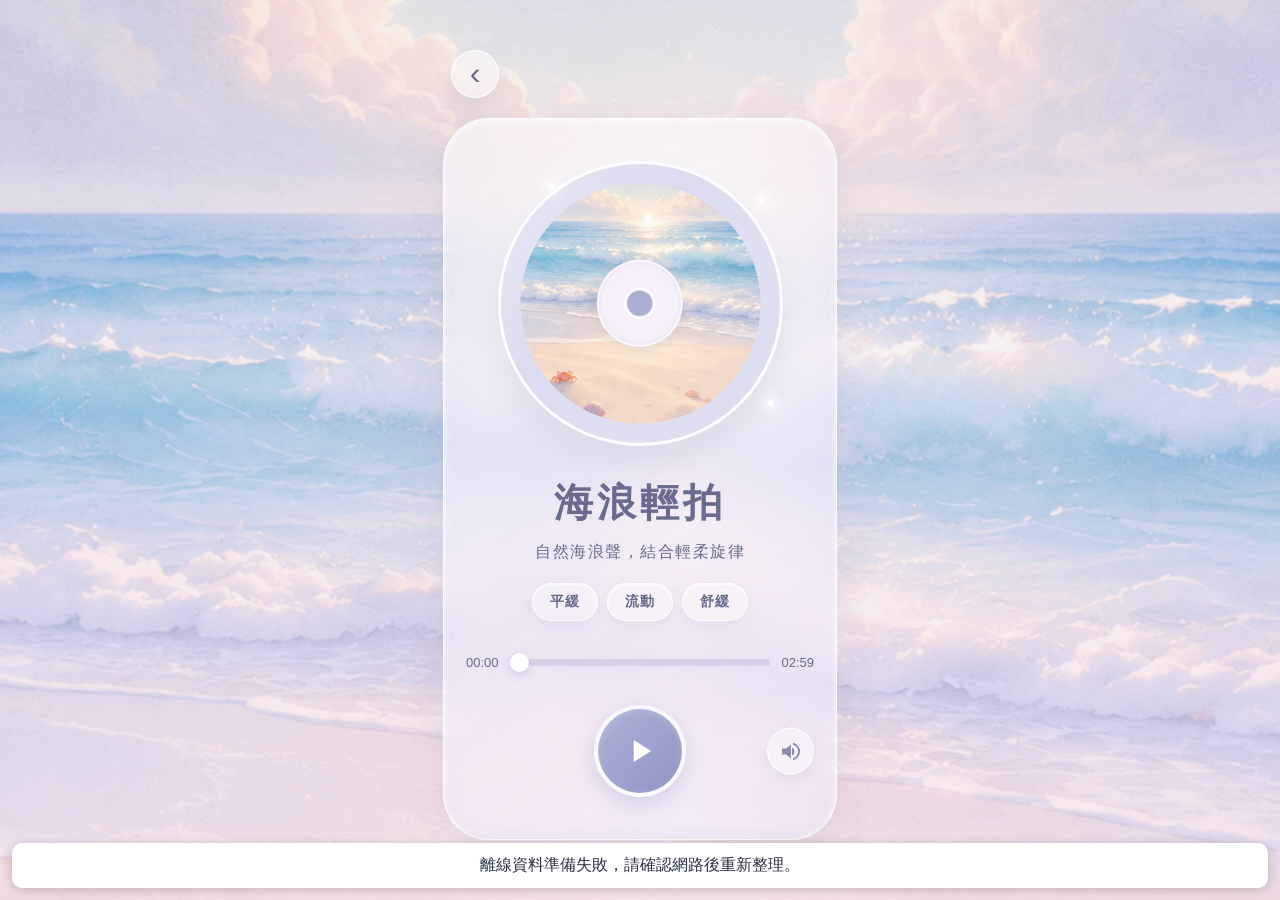
<file: music_page.html>
<!DOCTYPE html>
<html lang="zh-Hant">
<head>
  <meta charset="UTF-8">
  <meta name="viewport"
        content="width=device-width, initial-scale=1.0">
  <title>夢幻冥想音樂播放器</title>

  
    <link rel="stylesheet" href="music_page.css">
    
    <script src="music_page.js" defer></script>



</head>

<body>

  <div class="background" id="background"></div>

  <main class="app">

    <div class="top-bar">
      <button class="back-btn" onclick="history.back()" aria-label="返回">
        &#8249;
      </button>
    </div>

    <section class="player">

      <!-- CD 封面 -->
      <div class="cd-area">
        <div class="cd-glow"></div>

        <div class="cd" id="cd">
          <div class="cd-center"></div>
        </div>

        <span class="sparkle one"></span>
        <span class="sparkle two"></span>
        <span class="sparkle three"></span>
      </div>

      <!-- 音樂資訊 -->
      <h1 class="music-title" id="musicTitle">
        海浪輕拍
      </h1>

      <p class="music-description" id="musicDescription">
        自然海浪聲，結合輕柔旋律
      </p>

      <div class="tags" id="musicTags"></div>

      <!-- 音樂進度 -->
      <div class="progress-container">

        <span class="time" id="currentTime">00:00</span>

        <input
          id="progress"
          class="progress"
          type="range"
          min="0"
          max="100"
          value="0"
          aria-label="音樂播放進度"
        >

        <span class="time" id="duration">00:00</span>
      </div>

      <!-- 播放器操作 -->
      
<!-- ===== 播放器操作 ===== -->
<div class="controls">

  <!-- 播放／暫停 -->
  <button
    class="play-btn"
    id="playBtn"
    type="button"
    aria-label="播放"
  >
    <svg id="playIcon" viewBox="0 0 24 24">
      <path d="M8 5v14l11-7z"/>
    </svg>
  </button>

  <!-- 靜音 -->
  <button
    class="control-btn mute-btn"
    id="muteBtn"
    type="button"
    aria-label="靜音"
  >
    <svg id="volumeIcon" viewBox="0 0 24 24">
      <path d="M3 9v6h4l5 4V5L7 9H3zm12.5 3a4.5 4.5 0 0 0-2.5-4.03v8.05A4.5 4.5 0 0 0 15.5 12zM14 3.23v2.06a7 7 0 0 1 0 13.42v2.06a9 9 0 0 0 0-17.54z"/>
    </svg>
  </button>

</div>

    </section>
  </main>

  <audio id="audio" preload="metadata"></audio>

<script>
if ("serviceWorker" in navigator) {
  window.addEventListener("load", async () => {
    const status = document.createElement("div");
    status.textContent = "正在準備離線資料，請保持連線…";
    status.style.cssText =
      "position:fixed;bottom:12px;left:12px;right:12px;" +
      "padding:12px;background:#fff;color:#234;border-radius:10px;" +
      "box-shadow:0 2px 12px #0003;z-index:99999;text-align:center;";
    document.body.appendChild(status);

    try {
      const registration = await navigator.serviceWorker.register("./sw.js");

      if (registration.waiting) {
        status.textContent = "新版離線資料已備妥，請關閉所有網站視窗後重開。";
        return;
      }

      if (registration.installing) {
        await new Promise((resolve, reject) => {
          const worker = registration.installing;

          const check = () => {
            if (worker.state === "installed" ||
                worker.state === "activated") resolve();
            if (worker.state === "redundant") {
              reject(new Error("離線資料下載失敗"));
            }
          };

          worker.addEventListener("statechange", check);
          check();
        });
      }

      if (registration.waiting) {
        status.textContent = "新版離線資料已備妥，請關閉所有網站視窗後重開。";
        return;
      }

      await navigator.serviceWorker.ready;
      status.textContent = "離線資料已準備完成，可以斷網使用。";
      setTimeout(() => status.remove(), 5000);
    } catch (error) {
      console.error(error);
      status.textContent =
        "離線資料準備失敗，請確認網路後重新整理。";
    }
  });
}
</script>
</body>
</html>
</file>
<file: music_page.css>
:root {
      --text: #676b8c;
      --primary: #9699c7;
      --light-primary: #c6c7e3;
    }

    * {
      box-sizing: border-box;
      margin: 0;
      padding: 0;
    }

    body {
      min-height: 100vh;
      min-height: 100dvh;
      font-family: "Noto Sans TC", "Microsoft JhengHei", sans-serif;
      color: var(--text);
      background: #cbd4f3;
      overflow-x: hidden;
    }

    /* ===== 動態場景背景 ===== */

    
/* ===== 動態場景背景 ===== */

.background {
  position: fixed;
  inset: 0;

  /* 預設背景顏色 */
  background-color: #cbd4f3;

  /* 背景圖片由 JavaScript 設定 */
  background-position: center;
  background-size: cover;
  background-repeat: no-repeat;

  z-index: -2;

  transition: opacity 0.5s ease;
}


    .background::after {
      content: "";
      position: absolute;
      inset: 0;
      background:
        linear-gradient(
          to bottom,
          rgba(220, 218, 251, 0.12),
          rgba(242, 226, 250, 0.34)
        );
    }

    /* ===== 手機版外框 ===== */

    .app {
      width: 100%;
      max-width: 430px;
      min-height: 100dvh;
      margin: auto;
      padding: 28px 18px 38px;
      display: flex;
      flex-direction: column;
      justify-content: center;
    }

    /* ===== 返回按鈕 ===== */

    .top-bar {
      margin-bottom: 20px;
      padding-left: 8px;
    }

    .back-btn {
      width: 48px;
      height: 48px;
      border-radius: 50%;
      border: 1.5px solid rgba(255,255,255,.9);
      background: rgba(255,255,255,.48);
      backdrop-filter: blur(12px);
      box-shadow: 0 6px 18px rgba(115,112,165,.12);
      color: var(--text);
      font-size: 32px;
      cursor: pointer;
      display: flex;
      align-items: center;
      justify-content: center;
    }

    /* ===== 玻璃音樂播放器 ===== */

    .player {
      width: 100%;
      padding: 42px 22px 40px;
      border-radius: 46px;

      background:
        linear-gradient(
          145deg,
          rgba(255,255,255,.53),
          rgba(239,231,251,.62)
        );

      border: 1.5px solid rgba(255,255,255,.8);

      backdrop-filter: blur(26px);
      -webkit-backdrop-filter: blur(26px);

      box-shadow:
        inset 0 2px 8px rgba(255,255,255,.9),
        inset 0 -4px 16px rgba(210,199,237,.25),
        0 16px 45px rgba(130,120,174,.16);

      text-align: center;
    }

    /* ===== CD 區域 ===== */

    .cd-area {
      width: min(76vw, 285px);
      aspect-ratio: 1;
      margin: 0 auto 30px;
      position: relative;
      display: grid;
      place-items: center;
    }

    .cd-glow {
      position: absolute;
      inset: -12px;
      border-radius: 50%;
      background: rgba(255,255,255,.22);
      filter: blur(20px);
    }

    
/* ===== CD 唱片 ===== */
.cd {
  width: 100%;
  height: 100%;
  position: relative;
  border-radius: 50%;
  overflow: hidden;

  border: 3px solid rgba(255,255,255,.95);

  background-color: #dcdcf0;
  background-position: center;
  background-size: cover;
  background-repeat: no-repeat;

  box-shadow:
    0 12px 30px rgba(98,100,154,.19),
    0 0 22px rgba(255,255,255,.7);

  animation: cdRotate 35s linear infinite;
  animation-play-state: paused;
}

/* 音樂播放時開始旋轉 */
.cd.playing {
  animation-play-state: running;
}


    .cd.playing {
      animation-play-state: running;
    }

    /* CD 表面柔光 */

    .cd::before {
      content: "";
      position: absolute;
      inset: 0;
      border-radius: 50%;
      background:
        linear-gradient(
          125deg,
          rgba(255,255,255,.35),
          transparent 38%,
          rgba(255,255,255,.12) 68%,
          transparent
        );
    }

    /* CD 中央圓環 */

    .cd-center {
      position: absolute;
      width: 31%;
      height: 31%;
      top: 50%;
      left: 50%;
      transform: translate(-50%, -50%);
      border-radius: 50%;

      background:
        radial-gradient(
          circle,
          #aaaed0 0 21%,
          rgba(255,255,255,.95) 23% 25%,
          #f5f0fa 27% 64%,
          #c9cbe3 100%
        );

      border: 2px solid rgba(255,255,255,.7);
      box-shadow: 0 3px 12px rgba(93,94,142,.16);
    }

    @keyframes cdRotate {
      from { transform: rotate(0deg); }
      to { transform: rotate(360deg); }
    }

    /* CD 周圍裝飾光 */

    .sparkle {
      position: absolute;
      width: 6px;
      height: 6px;
      border-radius: 50%;
      background: white;
      box-shadow: 0 0 12px 5px rgba(255,255,255,.8);
      animation: twinkle 3s ease-in-out infinite alternate;
    }

    .sparkle.one { top: 8%; left: 18%; }
    .sparkle.two { top: 13%; right: 6%; animation-delay: 1s; }
    .sparkle.three { bottom: 14%; right: 3%; animation-delay: 2s; }

    @keyframes twinkle {
      from { opacity: .25; transform: scale(.7); }
      to { opacity: 1; transform: scale(1.3); }
    }

    /* ===== 音樂文字資訊 ===== */

    .music-title {
      font-size: clamp(29px, 8vw, 39px);
      font-weight: 800;
      letter-spacing: 4px;
      margin-bottom: 8px;
      color: #686b8e;
    }

    .music-description {
      font-size: 16px;
      letter-spacing: 1.5px;
      line-height: 1.7;
      margin-bottom: 18px;
    }

    .tags {
      display: flex;
      justify-content: center;
      flex-wrap: wrap;
      gap: 9px;
      margin-bottom: 34px;
    }

    .tag {
      font-size: 14px;
      font-weight: 600;
      letter-spacing: 1px;
      padding: 9px 17px;
      border-radius: 25px;

      background: rgba(255,255,255,.37);
      border: 1px solid rgba(255,255,255,.85);

      box-shadow:
        inset 0 1px 2px rgba(255,255,255,.8),
        0 5px 14px rgba(141,132,181,.1);
    }

    /* ===== 音樂進度條 ===== */

    .progress-container {
      display: flex;
      align-items: center;
      gap: 11px;
      margin-bottom: 33px;
    }

    .time {
      font-size: 13px;
      font-variant-numeric: tabular-nums;
      white-space: nowrap;
    }

    input[type="range"] {
      appearance: none;
      -webkit-appearance: none;
      outline: none;
      cursor: pointer;
    }

    .progress {
      flex: 1;
      width: 100%;
      height: 7px;
      border-radius: 20px;
      background:
        linear-gradient(
          to right,
          var(--primary) 0%,
          var(--primary) var(--progress, 0%),
          rgba(153,151,197,.25) var(--progress, 0%),
          rgba(153,151,197,.25) 100%
        );
    }

    .progress::-webkit-slider-thumb {
      appearance: none;
      width: 19px;
      height: 19px;
      border-radius: 50%;
      background: white;
      box-shadow: 0 3px 10px rgba(105,108,169,.22);
    }

    .progress::-moz-range-thumb {
      width: 19px;
      height: 19px;
      border: none;
      border-radius: 50%;
      background: white;
      box-shadow: 0 3px 10px rgba(105,108,169,.22);
    }

    /* ===== 播放控制 ===== */

    .controls {
      display: flex;
      align-items: center;
      justify-content: space-between;
      gap: 8px;
    }

    .control-btn {
      appearance: none;
      background: none;
      border: none;
      color: #898cad;
      cursor: pointer;
      display: grid;
      place-items: center;
      padding: 8px;
      touch-action: manipulation;
    }

    .control-btn svg {
      width: 29px;
      height: 29px;
      fill: currentColor;
    }

    .play-btn {
      width: 92px;
      height: 92px;
      flex-shrink: 0;
      border-radius: 50%;
      border: 4px solid rgba(255,255,255,.94);

      background:
        linear-gradient(
          135deg,
          #adb1d7,
          #8f93c3
        );

      color: white;
      cursor: pointer;

      display: grid;
      place-items: center;

      box-shadow:
        0 8px 22px rgba(115,113,174,.24),
        inset 0 2px 8px rgba(255,255,255,.2);

      transition: transform .2s;
    }

    .play-btn:active {
      transform: scale(.95);
    }

    .play-btn svg {
      width: 38px;
      height: 38px;
      fill: white;
    }

    .mute-btn {
      width: 47px;
      height: 47px;
      border-radius: 50%;
      background: rgba(255,255,255,.4);
      border: 1px solid rgba(255,255,255,.8);
      box-shadow: 0 5px 14px rgba(117,111,160,.1);
    }

    .mute-btn svg {
      width: 24px;
      height: 24px;
    }

    /* ===== 小螢幕優化 ===== */

    
/* ===== 小螢幕優化 ===== */

@media (max-width: 360px) {

  .app {
    padding: 16px 12px 25px;
  }

  .player {
    padding: 31px 14px 32px;
    border-radius: 36px;
  }

  .cd-area {
    width: min(68vw, 245px);
  }

  .music-description {
    font-size: 14px;
  }

  .tag {
    font-size: 12px;
    padding: 8px 11px;
  }

  .controls {
    gap: 3px;
  }

  .control-btn {
    padding: 5px;
  }

  .control-btn svg {
    width: 24px;
    height: 24px;
  }

  .play-btn {
    width: 72px;
    height: 72px;
  }

  .play-btn svg {
    width: 32px;
    height: 32px;
  }

  .mute-btn {
    width: 40px;
    height: 40px;
  }

  .mute-btn svg {
    width: 21px;
    height: 21px;
  }
}



/* ===== 播放控制 ===== */

.controls {
  position: relative;

  display: flex;
  align-items: center;
  justify-content: center;

  width: 100%;
  min-height: 96px;
}

/* 播放鍵維持正中央 */

.play-btn {
  width: 92px;
  height: 92px;
  flex-shrink: 0;

  border-radius: 50%;
  border: 4px solid rgba(255,255,255,.94);

  background: linear-gradient(
    135deg,
    #adb1d7,
    #8f93c3
  );

  color: white;
  cursor: pointer;

  display: grid;
  place-items: center;

  box-shadow:
    0 8px 22px rgba(115,113,174,.24),
    inset 0 2px 8px rgba(255,255,255,.2);

  transition: transform .2s;
}

/* 靜音按鈕固定在右側 */

.mute-btn {
  position: absolute;
  right: 0;
  top: 50%;
  transform: translateY(-50%);

  width: 47px;
  height: 47px;

  border-radius: 50%;
  background: rgba(255,255,255,.4);
  border: 1px solid rgba(255,255,255,.8);

  box-shadow: 0 5px 14px rgba(117,111,160,.1);
}
</file>
